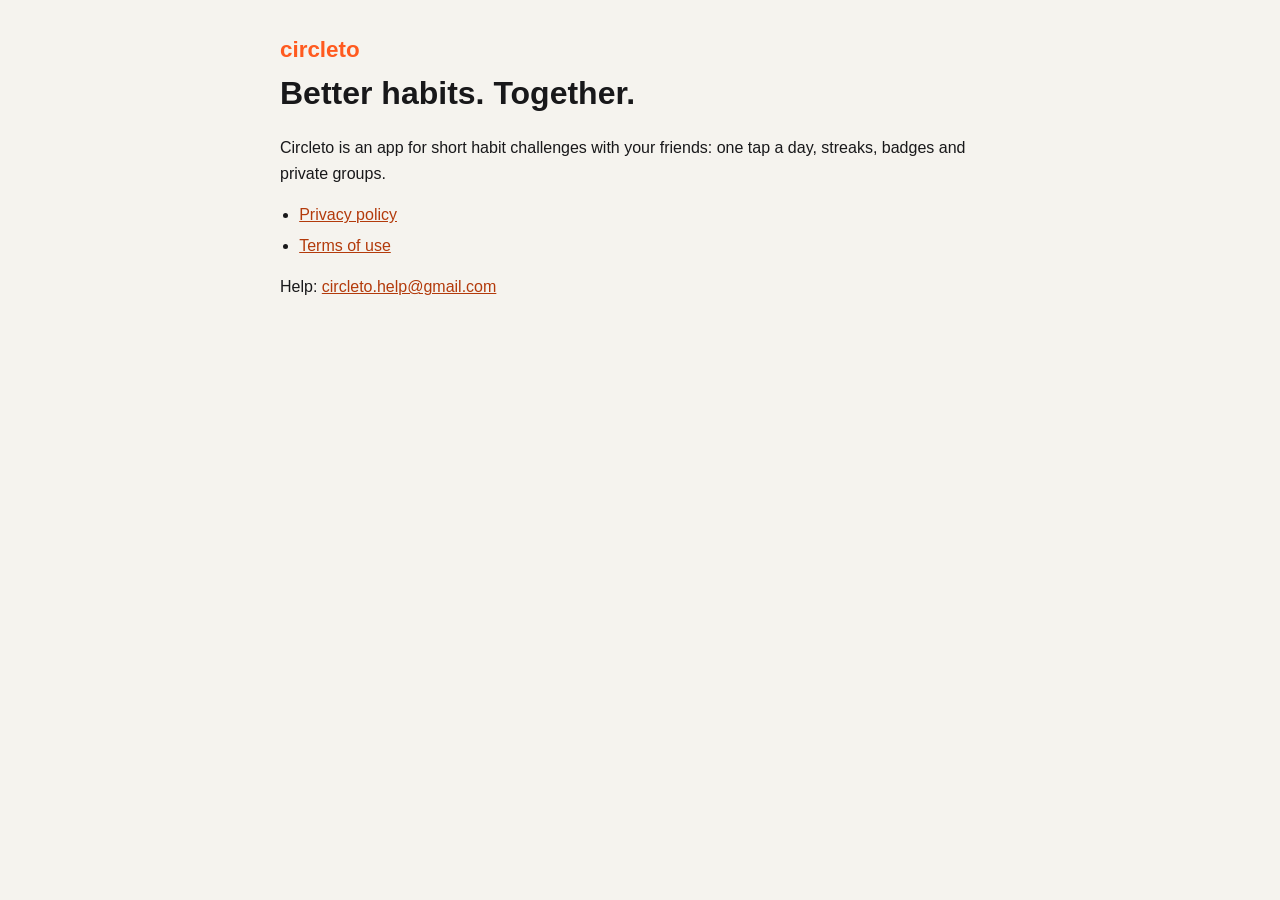
<file: circleto/index.html>
<!DOCTYPE html>
<html lang="en"><head><meta charset="utf-8"><meta name="viewport" content="width=device-width,initial-scale=1">
<title>Circleto</title><link rel="stylesheet" href="style.css"></head>
<body>
<a class="brand" href="index.html">circleto</a>
<h1>Better habits. Together.</h1>
<p>Circleto is an app for short habit challenges with your friends: one tap a day, streaks, badges and private groups.</p>
<ul>
<li><a href="privacy.html">Privacy policy</a></li>
<li><a href="terms.html">Terms of use</a></li>
</ul>
<p>Help: <a href="mailto:circleto.help@gmail.com">circleto.help@gmail.com</a></p>
</body></html>
</file>
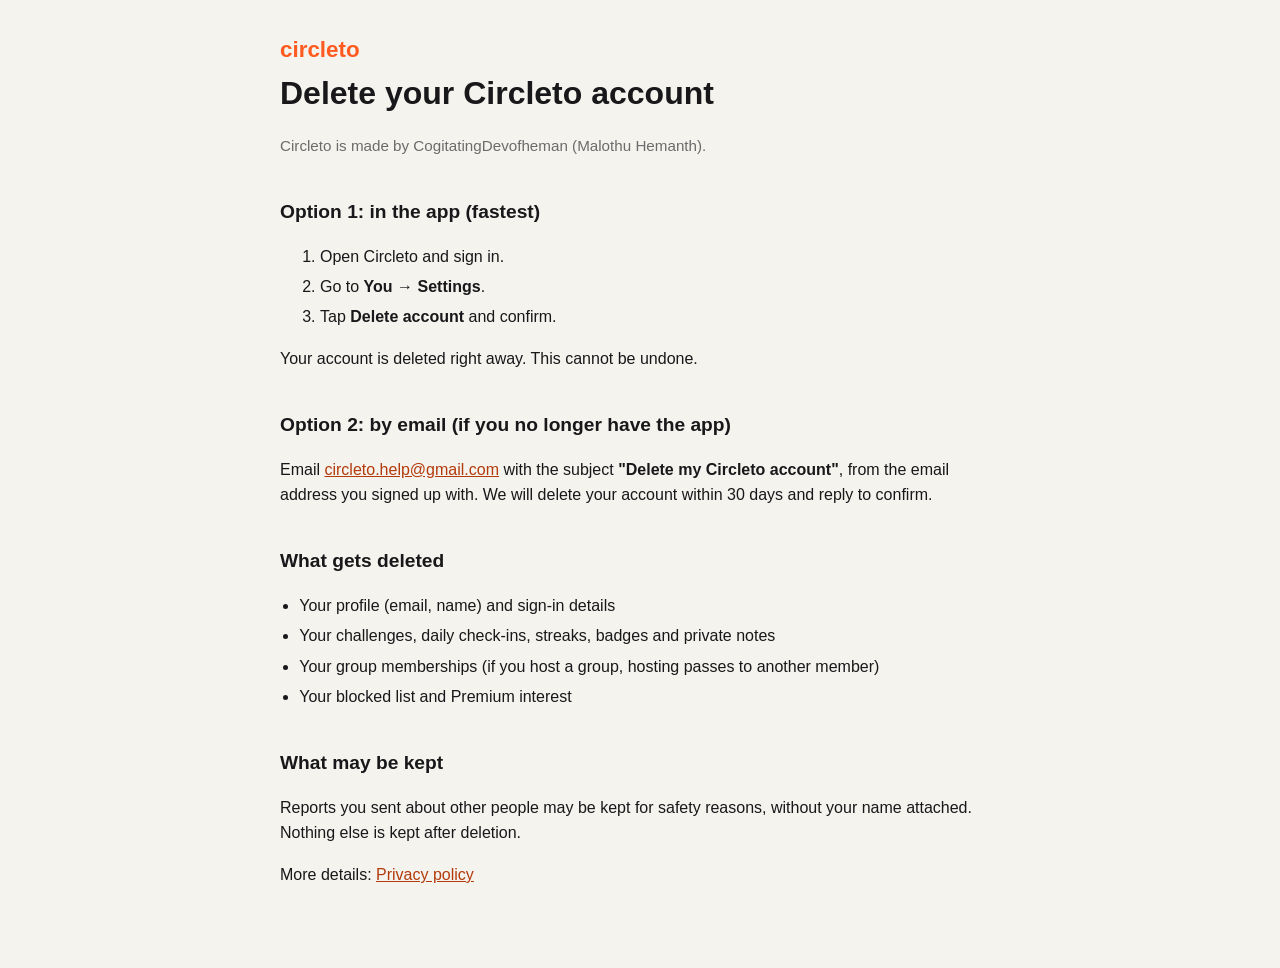
<file: circleto/delete-account.html>
<!DOCTYPE html>
<html lang="en"><head><meta charset="utf-8"><meta name="viewport" content="width=device-width,initial-scale=1">
<title>Delete your account · Circleto</title><link rel="stylesheet" href="style.css"></head>
<body>
<a class="brand" href="index.html">circleto</a>
<h1>Delete your Circleto account</h1>
<p class="muted">Circleto is made by CogitatingDevofheman (Malothu Hemanth).</p>

<h2>Option 1: in the app (fastest)</h2>
<ol>
<li>Open Circleto and sign in.</li>
<li>Go to <b>You</b> → <b>Settings</b>.</li>
<li>Tap <b>Delete account</b> and confirm.</li>
</ol>
<p>Your account is deleted right away. This cannot be undone.</p>

<h2>Option 2: by email (if you no longer have the app)</h2>
<p>Email <a href="mailto:circleto.help@gmail.com?subject=Delete%20my%20Circleto%20account">circleto.help@gmail.com</a> with the subject <b>"Delete my Circleto account"</b>, from the email address you signed up with. We will delete your account within 30 days and reply to confirm.</p>

<h2>What gets deleted</h2>
<ul>
<li>Your profile (email, name) and sign-in details</li>
<li>Your challenges, daily check-ins, streaks, badges and private notes</li>
<li>Your group memberships (if you host a group, hosting passes to another member)</li>
<li>Your blocked list and Premium interest</li>
</ul>

<h2>What may be kept</h2>
<p>Reports you sent about other people may be kept for safety reasons, without your name attached. Nothing else is kept after deletion.</p>

<p>More details: <a href="privacy.html">Privacy policy</a></p>
</body></html>
</file>
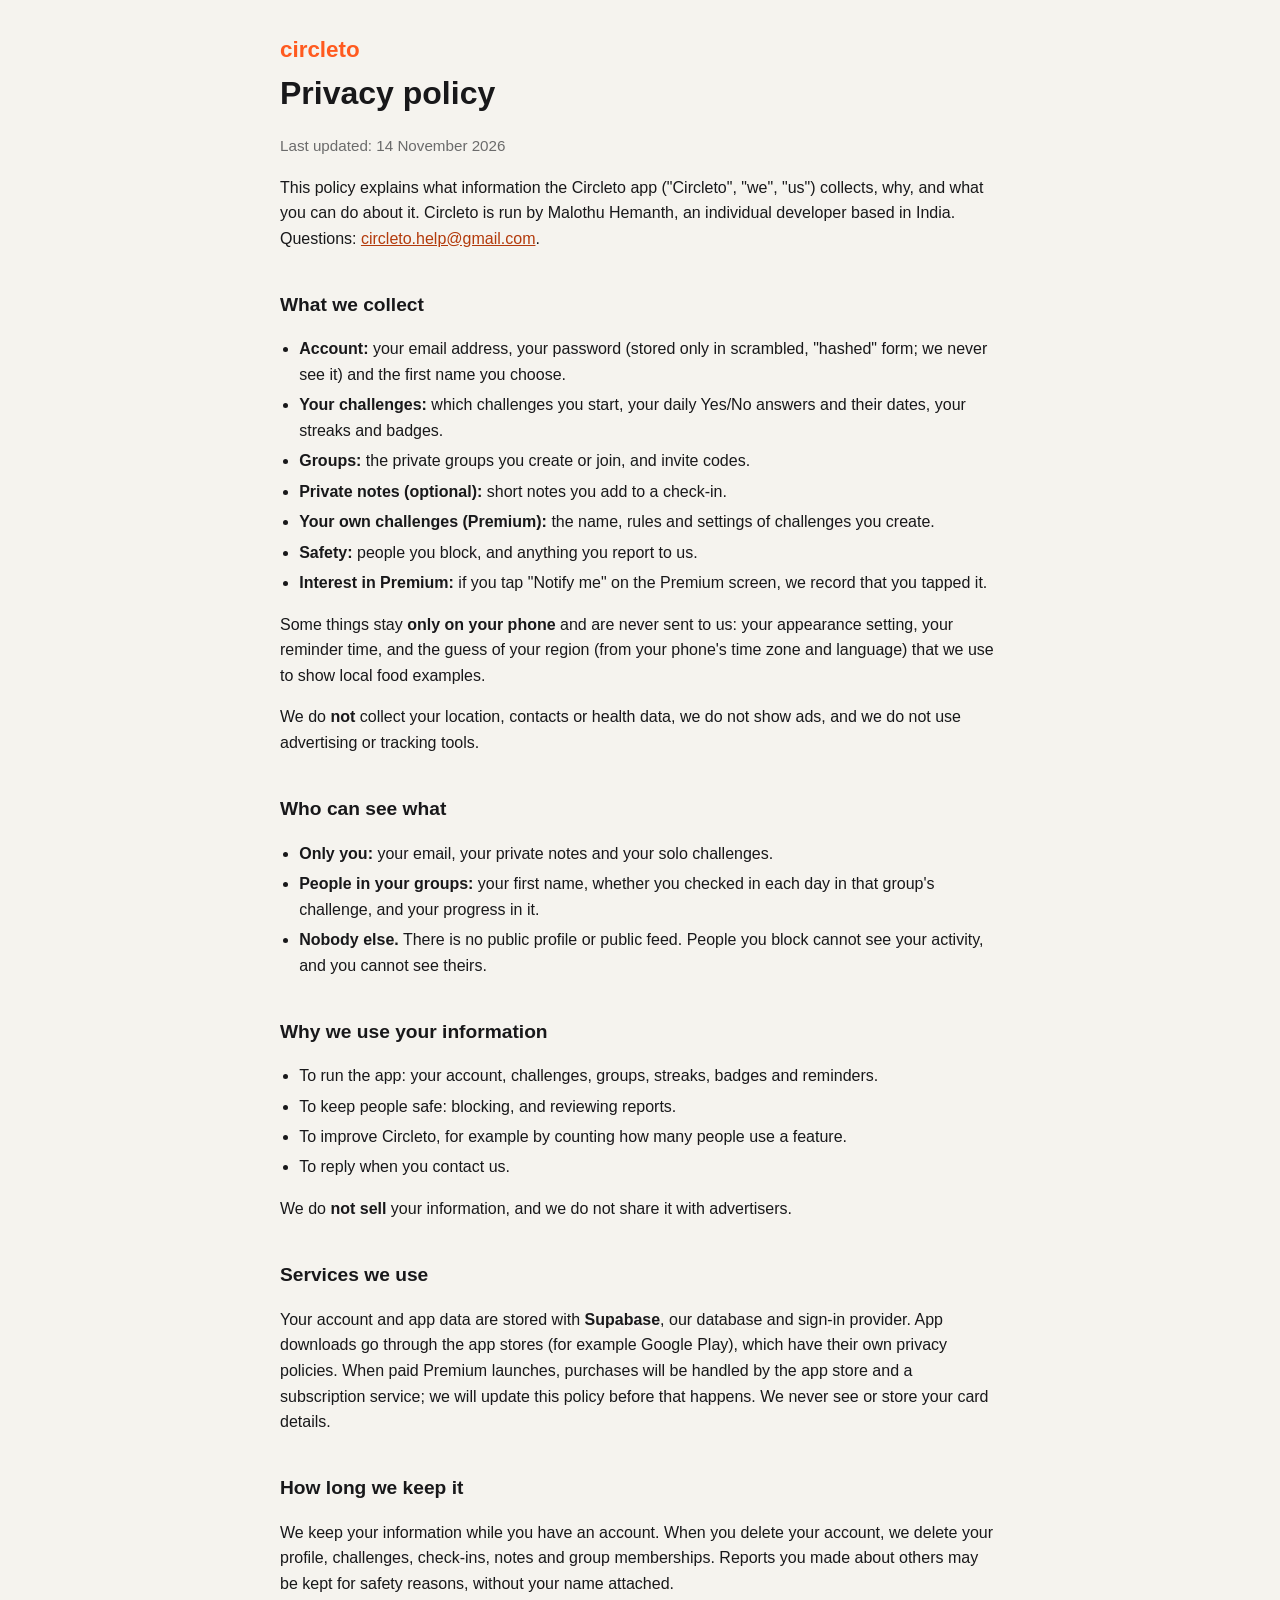
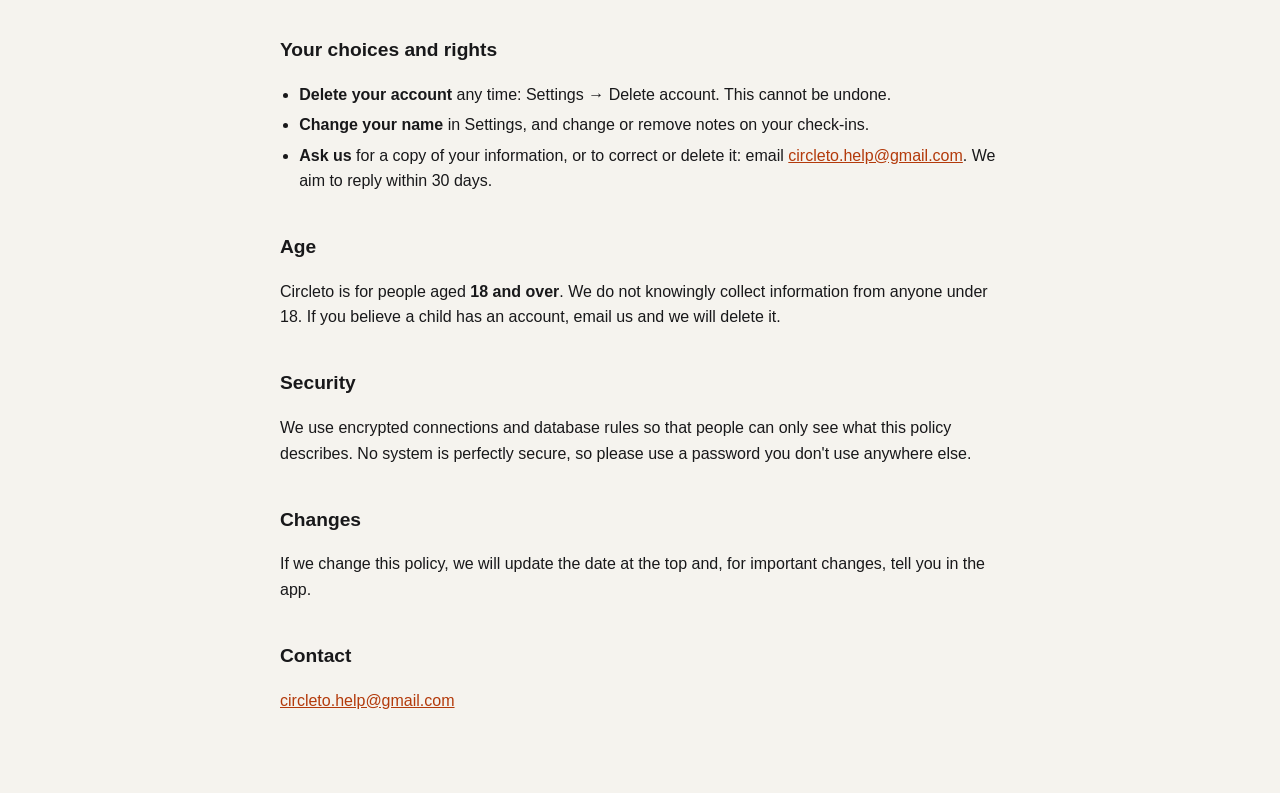
<file: circleto/privacy.html>
<!DOCTYPE html>
<html lang="en"><head><meta charset="utf-8"><meta name="viewport" content="width=device-width,initial-scale=1">
<title>Privacy policy · Circleto</title><link rel="stylesheet" href="style.css"></head>
<body>
<a class="brand" href="index.html">circleto</a>
<h1>Privacy policy</h1>
<p class="muted">Last updated: 14 November 2026</p>

<p>This policy explains what information the Circleto app ("Circleto", "we", "us") collects, why, and what you can do about it. Circleto is run by Malothu Hemanth, an individual developer based in India. Questions: <a href="mailto:circleto.help@gmail.com">circleto.help@gmail.com</a>.</p>

<h2>What we collect</h2>
<ul>
<li><b>Account:</b> your email address, your password (stored only in scrambled, "hashed" form; we never see it) and the first name you choose.</li>
<li><b>Your challenges:</b> which challenges you start, your daily Yes/No answers and their dates, your streaks and badges.</li>
<li><b>Groups:</b> the private groups you create or join, and invite codes.</li>
<li><b>Private notes (optional):</b> short notes you add to a check-in.</li>
<li><b>Your own challenges (Premium):</b> the name, rules and settings of challenges you create.</li>
<li><b>Safety:</b> people you block, and anything you report to us.</li>
<li><b>Interest in Premium:</b> if you tap "Notify me" on the Premium screen, we record that you tapped it.</li>
</ul>
<p>Some things stay <b>only on your phone</b> and are never sent to us: your appearance setting, your reminder time, and the guess of your region (from your phone's time zone and language) that we use to show local food examples.</p>
<p>We do <b>not</b> collect your location, contacts or health data, we do not show ads, and we do not use advertising or tracking tools.</p>

<h2>Who can see what</h2>
<ul>
<li><b>Only you:</b> your email, your private notes and your solo challenges.</li>
<li><b>People in your groups:</b> your first name, whether you checked in each day in that group's challenge, and your progress in it.</li>
<li><b>Nobody else.</b> There is no public profile or public feed. People you block cannot see your activity, and you cannot see theirs.</li>
</ul>

<h2>Why we use your information</h2>
<ul>
<li>To run the app: your account, challenges, groups, streaks, badges and reminders.</li>
<li>To keep people safe: blocking, and reviewing reports.</li>
<li>To improve Circleto, for example by counting how many people use a feature.</li>
<li>To reply when you contact us.</li>
</ul>
<p>We do <b>not sell</b> your information, and we do not share it with advertisers.</p>

<h2>Services we use</h2>
<p>Your account and app data are stored with <b>Supabase</b>, our database and sign-in provider. App downloads go through the app stores (for example Google Play), which have their own privacy policies. When paid Premium launches, purchases will be handled by the app store and a subscription service; we will update this policy before that happens. We never see or store your card details.</p>

<h2>How long we keep it</h2>
<p>We keep your information while you have an account. When you delete your account, we delete your profile, challenges, check-ins, notes and group memberships. Reports you made about others may be kept for safety reasons, without your name attached.</p>

<h2>Your choices and rights</h2>
<ul>
<li><b>Delete your account</b> any time: Settings → Delete account. This cannot be undone.</li>
<li><b>Change your name</b> in Settings, and change or remove notes on your check-ins.</li>
<li><b>Ask us</b> for a copy of your information, or to correct or delete it: email <a href="mailto:circleto.help@gmail.com">circleto.help@gmail.com</a>. We aim to reply within 30 days.</li>
</ul>

<h2>Age</h2>
<p>Circleto is for people aged <b>18 and over</b>. We do not knowingly collect information from anyone under 18. If you believe a child has an account, email us and we will delete it.</p>

<h2>Security</h2>
<p>We use encrypted connections and database rules so that people can only see what this policy describes. No system is perfectly secure, so please use a password you don't use anywhere else.</p>

<h2>Changes</h2>
<p>If we change this policy, we will update the date at the top and, for important changes, tell you in the app.</p>

<h2>Contact</h2>
<p><a href="mailto:circleto.help@gmail.com">circleto.help@gmail.com</a></p>
</body></html>
</file>
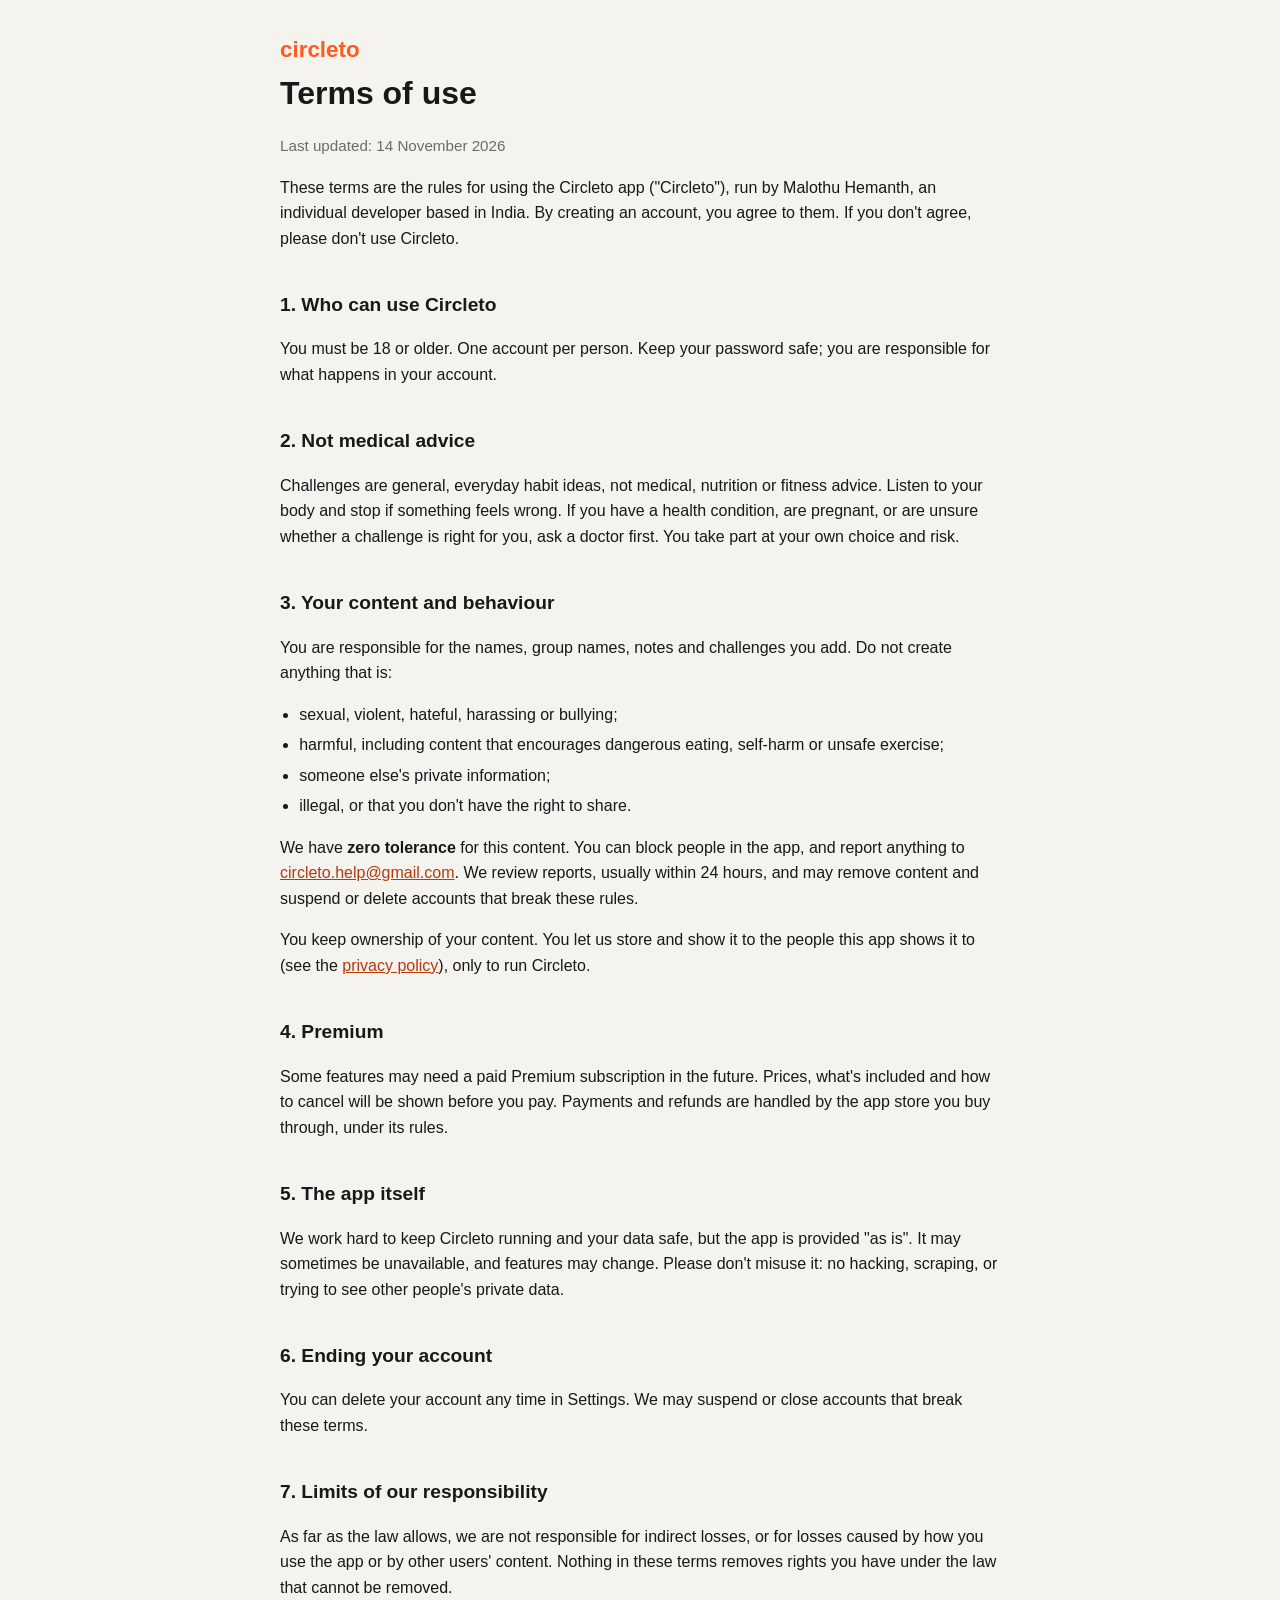
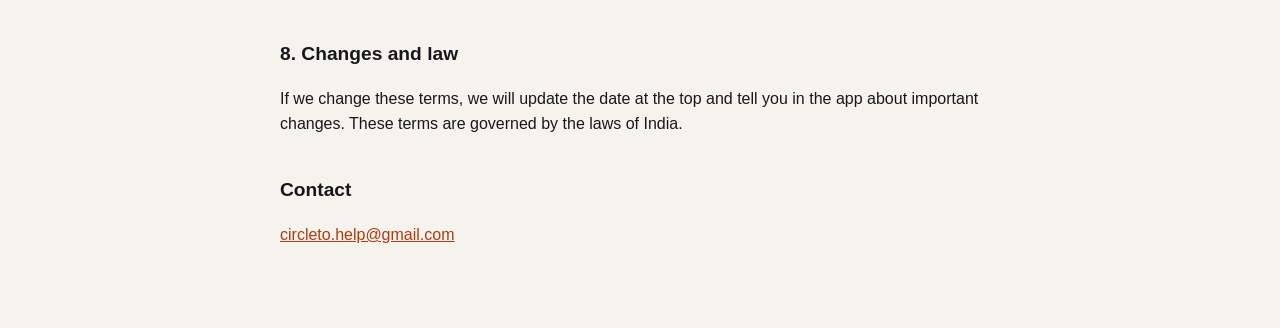
<file: circleto/terms.html>
<!DOCTYPE html>
<html lang="en"><head><meta charset="utf-8"><meta name="viewport" content="width=device-width,initial-scale=1">
<title>Terms of use · Circleto</title><link rel="stylesheet" href="style.css"></head>
<body>
<a class="brand" href="index.html">circleto</a>
<h1>Terms of use</h1>
<p class="muted">Last updated: 14 November 2026</p>

<p>These terms are the rules for using the Circleto app ("Circleto"), run by Malothu Hemanth, an individual developer based in India. By creating an account, you agree to them. If you don't agree, please don't use Circleto.</p>

<h2>1. Who can use Circleto</h2>
<p>You must be 18 or older. One account per person. Keep your password safe; you are responsible for what happens in your account.</p>

<h2>2. Not medical advice</h2>
<p>Challenges are general, everyday habit ideas, not medical, nutrition or fitness advice. Listen to your body and stop if something feels wrong. If you have a health condition, are pregnant, or are unsure whether a challenge is right for you, ask a doctor first. You take part at your own choice and risk.</p>

<h2>3. Your content and behaviour</h2>
<p>You are responsible for the names, group names, notes and challenges you add. Do not create anything that is:</p>
<ul>
<li>sexual, violent, hateful, harassing or bullying;</li>
<li>harmful, including content that encourages dangerous eating, self-harm or unsafe exercise;</li>
<li>someone else's private information;</li>
<li>illegal, or that you don't have the right to share.</li>
</ul>
<p>We have <b>zero tolerance</b> for this content. You can block people in the app, and report anything to <a href="mailto:circleto.help@gmail.com">circleto.help@gmail.com</a>. We review reports, usually within 24 hours, and may remove content and suspend or delete accounts that break these rules.</p>
<p>You keep ownership of your content. You let us store and show it to the people this app shows it to (see the <a href="privacy.html">privacy policy</a>), only to run Circleto.</p>

<h2>4. Premium</h2>
<p>Some features may need a paid Premium subscription in the future. Prices, what's included and how to cancel will be shown before you pay. Payments and refunds are handled by the app store you buy through, under its rules.</p>

<h2>5. The app itself</h2>
<p>We work hard to keep Circleto running and your data safe, but the app is provided "as is". It may sometimes be unavailable, and features may change. Please don't misuse it: no hacking, scraping, or trying to see other people's private data.</p>

<h2>6. Ending your account</h2>
<p>You can delete your account any time in Settings. We may suspend or close accounts that break these terms.</p>

<h2>7. Limits of our responsibility</h2>
<p>As far as the law allows, we are not responsible for indirect losses, or for losses caused by how you use the app or by other users' content. Nothing in these terms removes rights you have under the law that cannot be removed.</p>

<h2>8. Changes and law</h2>
<p>If we change these terms, we will update the date at the top and tell you in the app about important changes. These terms are governed by the laws of India.</p>

<h2>Contact</h2>
<p><a href="mailto:circleto.help@gmail.com">circleto.help@gmail.com</a></p>
</body></html>
</file>
<file: circleto/style.css>
body{font-family:-apple-system,BlinkMacSystemFont,"Segoe UI",Roboto,Arial,sans-serif;max-width:720px;margin:0 auto;padding:32px 20px 64px;line-height:1.6;color:#18181A;background:#F5F3EE}
h1{font-size:2rem;margin:0 0 4px}h2{font-size:1.2rem;margin-top:2em}
.muted{color:#6B6B6B;font-size:.95rem}a{color:#B33A0B}
.brand{font-weight:800;font-size:1.4rem;color:#FF5A1F;text-decoration:none}
ul{padding-left:1.2em}li{margin:.3em 0}
@media (prefers-color-scheme:dark){body{background:#0E0E0F;color:#EDEDED}.muted{color:#A0A0A0}a{color:#FF9466}}
</file>
